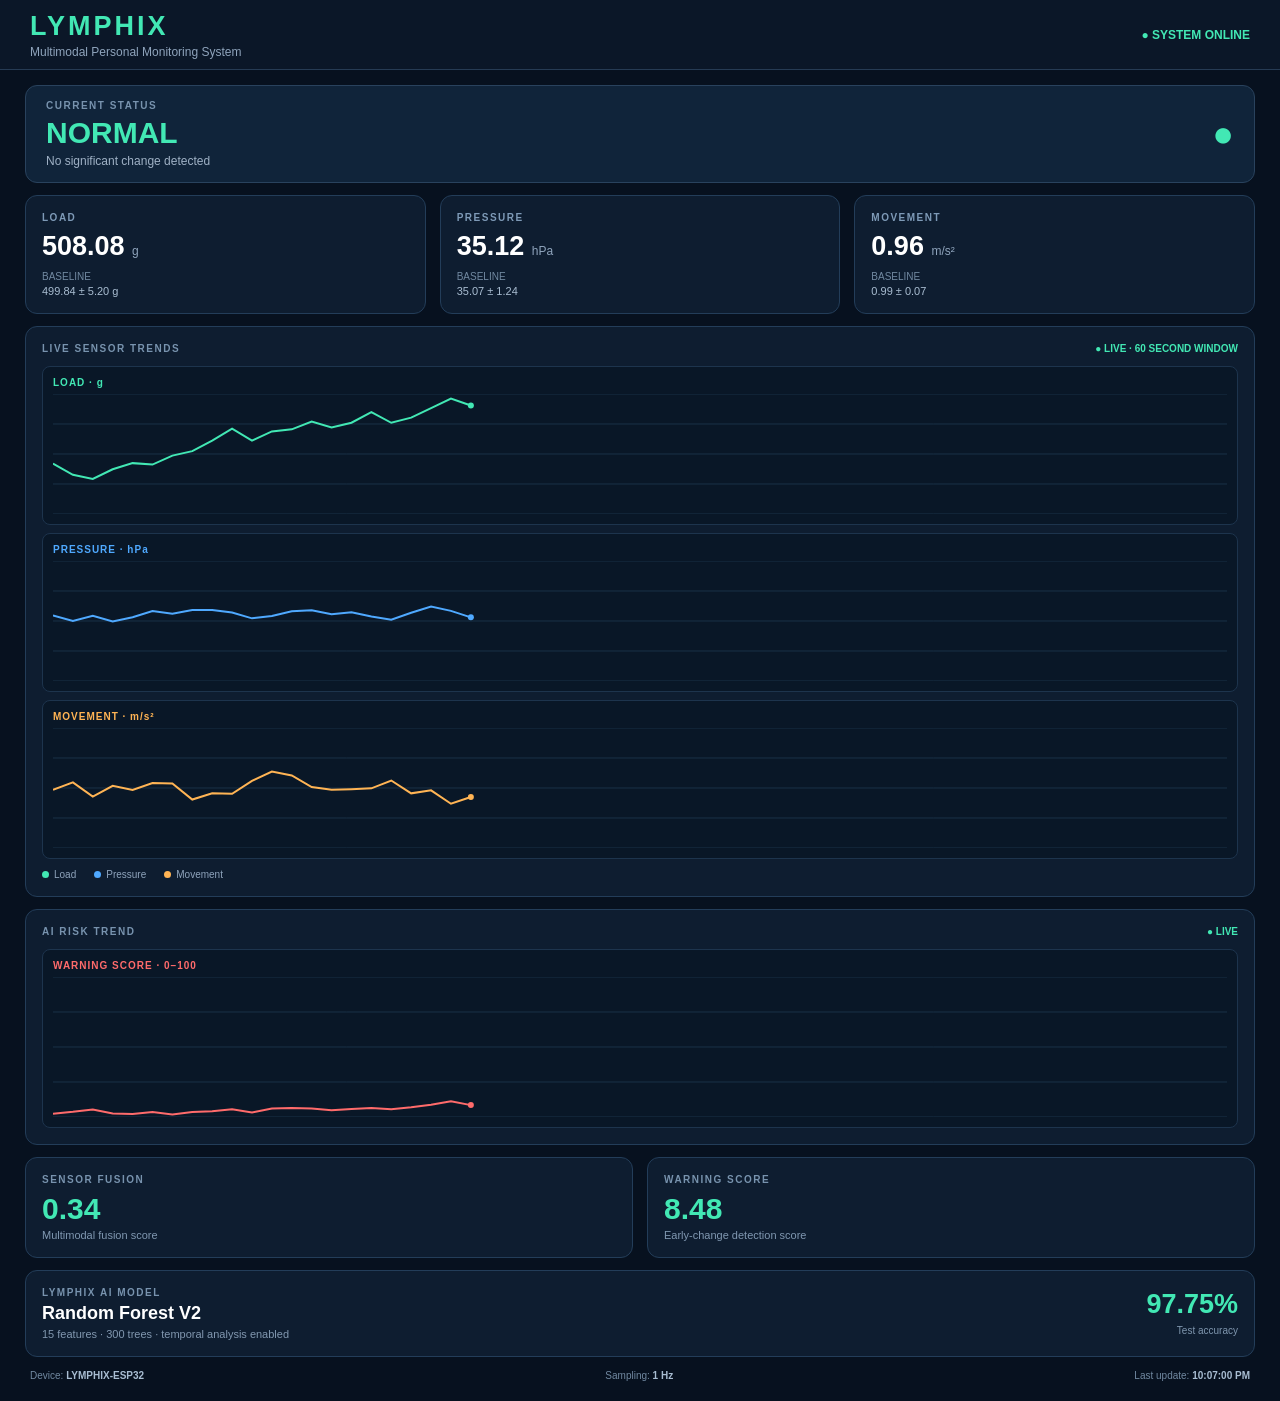
<file: LYMPHIX/documentation/dashboard/index.html>
<!DOCTYPE html>
<html lang="en">

<head>
    <meta charset="UTF-8">
    <meta name="viewport" content="width=device-width, initial-scale=1.0">

    <title>LYMPHIX Dashboard</title>

    <style>
        * {
            box-sizing: border-box;
            margin: 0;
            padding: 0;
        }

        body {
            font-family: Arial, sans-serif;
            background: #07111f;
            color: white;
            min-height: 100vh;
            overflow-x: hidden;
        }

        /* =========================
           HEADER
           ========================= */

        .topbar {
            height: 70px;
            display: flex;
            justify-content: space-between;
            align-items: center;
            padding: 12px 30px;
            background: #0b1728;
            border-bottom: 1px solid #263b54;
        }

        .brand h1 {
            color: #42e8b4;
            font-size: 27px;
            letter-spacing: 3px;
        }

        .brand p {
            color: #8fa4bc;
            margin-top: 3px;
            font-size: 12px;
        }

        .connection {
            color: #42e8b4;
            font-size: 12px;
            font-weight: bold;
        }

        /* =========================
           MAIN
           ========================= */

        .dashboard {
            width: 100%;
            max-width: 1300px;
            margin: 0 auto;
            padding: 15px 25px;
        }

        .section-label {
            color: #7893ae;
            font-size: 10px;
            font-weight: bold;
            letter-spacing: 1.5px;
        }

        /* =========================
           STATUS
           ========================= */

        .status-card {
            display: flex;
            justify-content: space-between;
            align-items: center;

            background: #10243a;
            border: 1px solid #29425d;
            border-radius: 12px;

            padding: 14px 20px;
            margin-bottom: 12px;
        }

        .status-card h2 {
            color: #42e8b4;
            font-size: 30px;
            margin-top: 5px;
        }

        .status-message {
            color: #9fb1c5;
            margin-top: 4px;
            font-size: 12px;
        }

        .status-icon {
            color: #42e8b4;
            font-size: 36px;
        }

        /* =========================
           SENSOR CARDS
           ========================= */

        .sensor-grid {
            display: flex;
            flex-direction: row;
            gap: 14px;
            width: 100%;
        }

        .sensor-card {
            flex: 1;
            min-width: 0;

            background: #0e1d30;
            border: 1px solid #233d59;
            border-radius: 12px;

            padding: 16px;
        }

        .sensor-name {
            color: #7e9ab7;
            font-size: 10px;
            font-weight: bold;
            letter-spacing: 1.5px;
        }

        .sensor-value {
            margin-top: 8px;
            font-size: 27px;
            font-weight: bold;
        }

        .unit {
            color: #8fa4bc;
            font-size: 12px;
            font-weight: normal;
        }

        .baseline {
            color: #7189a1;
            margin-top: 9px;
            font-size: 10px;
        }

        .baseline-value {
            color: #a9bdd1;
            margin-top: 3px;
            font-size: 11px;
        }

        /* =========================
           LIVE GRAPHS
           ========================= */

        .graphs-card {
            background: #0e1d30;
            border: 1px solid #233d59;
            border-radius: 12px;
            padding: 16px;
            margin-top: 12px;
        }

        .graphs-header {
            display: flex;
            justify-content: space-between;
            align-items: center;
            margin-bottom: 12px;
        }

        .live-indicator {
            color: #42e8b4;
            font-size: 10px;
            font-weight: bold;
        }

        .chart-panel {
            background: #091727;
            border: 1px solid #1d344d;
            border-radius: 8px;
            padding: 10px;
            margin-top: 8px;
        }

        .chart-title {
            font-size: 10px;
            font-weight: bold;
            letter-spacing: 1px;
            margin-bottom: 6px;
        }

        .load-title {
            color: #42e8b4;
        }

        .pressure-title {
            color: #4fa9ff;
        }

        .movement-title {
            color: #ffb454;
        }

        .warning-title {
            color: #ff6b6b;
        }

        canvas {
            width: 100%;
            height: 120px;
            display: block;
        }

        .warning-chart canvas {
            height: 140px;
        }

        /* =========================
           LEGEND
           ========================= */

        .chart-legend {
            display: flex;
            gap: 18px;
            margin-top: 10px;
            color: #8fa4bc;
            font-size: 10px;
        }

        .legend-item {
            display: flex;
            align-items: center;
            gap: 5px;
        }

        .legend-dot {
            width: 7px;
            height: 7px;
            border-radius: 50%;
        }

        .green {
            background: #42e8b4;
        }

        .blue {
            background: #4fa9ff;
        }

        .orange {
            background: #ffb454;
        }

        .red {
            background: #ff6b6b;
        }

        /* =========================
           ANALYSIS
           ========================= */

        .analysis-grid {
            display: flex;
            flex-direction: row;
            gap: 14px;
            width: 100%;
            margin-top: 12px;
        }

        .analysis-card {
            flex: 1;

            background: #0e1d30;
            border: 1px solid #233d59;
            border-radius: 12px;

            padding: 16px;
        }

        .score {
            color: #42e8b4;
            font-size: 30px;
            font-weight: bold;
            margin-top: 7px;
        }

        .description {
            color: #8098b1;
            margin-top: 3px;
            font-size: 11px;
        }

        /* =========================
           MODEL
           ========================= */

        .model-card {
            display: flex;
            justify-content: space-between;
            align-items: center;

            background: #0e1d30;
            border: 1px solid #233d59;
            border-radius: 12px;

            padding: 16px;
            margin-top: 12px;
        }

        .model-info h2 {
            margin-top: 5px;
            font-size: 18px;
        }

        .model-description {
            color: #8298b0;
            margin-top: 4px;
            font-size: 11px;
        }

        .accuracy {
            text-align: right;
        }

        .accuracy strong {
            display: block;
            color: #42e8b4;
            font-size: 27px;
        }

        .accuracy span {
            color: #7f96ae;
            font-size: 10px;
        }

        /* =========================
           FOOTER
           ========================= */

        .footer-info {
            display: flex;
            justify-content: space-between;
            align-items: center;

            margin-top: 8px;
            padding: 5px;

            color: #7189a1;
            font-size: 10px;
        }

        .footer-info strong {
            color: #a8bdd2;
        }

        /* =========================
           SMALL LAPTOP
           ========================= */

        @media (max-height: 800px) {

            .topbar {
                height: 62px;
                padding: 9px 25px;
            }

            .brand h1 {
                font-size: 24px;
            }

            .dashboard {
                padding-top: 10px;
                padding-bottom: 8px;
            }

            .status-card {
                padding: 11px 17px;
                margin-bottom: 9px;
            }

            .status-card h2 {
                font-size: 27px;
            }

            .sensor-card,
            .analysis-card,
            .model-card,
            .graphs-card {
                padding: 12px;
            }

            .sensor-grid,
            .analysis-grid {
                gap: 9px;
            }

            .analysis-grid,
            .model-card,
            .graphs-card {
                margin-top: 9px;
            }

            canvas {
                height: 100px;
            }
        }

        /* =========================
           MOBILE
           ========================= */

        @media (max-width: 800px) {

            .sensor-grid {
                flex-direction: column;
            }

            .analysis-grid {
                flex-direction: column;
            }

            .topbar {
                height: auto;
                flex-direction: column;
                align-items: flex-start;
                gap: 8px;
            }

            .model-card {
                flex-direction: column;
                align-items: flex-start;
                gap: 12px;
            }

            .accuracy {
                text-align: left;
            }

            .footer-info {
                flex-direction: column;
                align-items: flex-start;
                gap: 6px;
            }
        }
    </style>
</head>

<body>

    <!-- =========================
         HEADER
         ========================= -->

    <header class="topbar">

        <div class="brand">

            <h1>LYMPHIX</h1>

            <p>
                Multimodal Personal Monitoring System
            </p>

        </div>

        <div class="connection">
            ● SYSTEM ONLINE
        </div>

    </header>


    <!-- =========================
         MAIN DASHBOARD
         ========================= -->

    <main class="dashboard">


        <!-- CURRENT STATUS -->

        <section class="status-card">

            <div>

                <p class="section-label">
                    CURRENT STATUS
                </p>

                <h2 id="finalStatus">
                    NORMAL
                </h2>

                <p
                    class="status-message"
                    id="statusMessage">
                    No significant change detected
                </p>

            </div>

            <div class="status-icon">
                ●
            </div>

        </section>


        <!-- =========================
             SENSOR DATA
             ========================= -->

        <section class="sensor-grid">


            <!-- LOAD -->

            <div class="sensor-card">

                <p class="sensor-name">
                    LOAD
                </p>

                <div class="sensor-value">

                    <span id="loadValue">
                        499.84
                    </span>

                    <span class="unit">
                        g
                    </span>

                </div>

                <p class="baseline">
                    BASELINE
                </p>

                <p class="baseline-value">
                    499.84 ± 5.20 g
                </p>

            </div>


            <!-- PRESSURE -->

            <div class="sensor-card">

                <p class="sensor-name">
                    PRESSURE
                </p>

                <div class="sensor-value">

                    <span id="pressureValue">
                        35.07
                    </span>

                    <span class="unit">
                        hPa
                    </span>

                </div>

                <p class="baseline">
                    BASELINE
                </p>

                <p class="baseline-value">
                    35.07 ± 1.24
                </p>

            </div>


            <!-- MOVEMENT -->

            <div class="sensor-card">

                <p class="sensor-name">
                    MOVEMENT
                </p>

                <div class="sensor-value">

                    <span id="movementValue">
                        0.99
                    </span>

                    <span class="unit">
                        m/s²
                    </span>

                </div>

                <p class="baseline">
                    BASELINE
                </p>

                <p class="baseline-value">
                    0.99 ± 0.07
                </p>

            </div>

        </section>


        <!-- =========================
             LIVE SENSOR GRAPHS
             ========================= -->

        <section class="graphs-card">

            <div class="graphs-header">

                <div>
                    <p class="section-label">
                        LIVE SENSOR TRENDS
                    </p>
                </div>

                <div class="live-indicator">
                    ● LIVE · 60 SECOND WINDOW
                </div>

            </div>


            <!-- LOAD GRAPH -->

            <div class="chart-panel">

                <div class="chart-title load-title">
                    LOAD · g
                </div>

                <canvas id="loadChart"></canvas>

            </div>


            <!-- PRESSURE GRAPH -->

            <div class="chart-panel">

                <div class="chart-title pressure-title">
                    PRESSURE · hPa
                </div>

                <canvas id="pressureChart"></canvas>

            </div>


            <!-- MOVEMENT GRAPH -->

            <div class="chart-panel">

                <div class="chart-title movement-title">
                    MOVEMENT · m/s²
                </div>

                <canvas id="movementChart"></canvas>

            </div>


            <div class="chart-legend">

                <div class="legend-item">
                    <span class="legend-dot green"></span>
                    Load
                </div>

                <div class="legend-item">
                    <span class="legend-dot blue"></span>
                    Pressure
                </div>

                <div class="legend-item">
                    <span class="legend-dot orange"></span>
                    Movement
                </div>

            </div>

        </section>


        <!-- =========================
             AI TREND
             ========================= -->

        <section class="graphs-card warning-chart">

            <div class="graphs-header">

                <div>
                    <p class="section-label">
                        AI RISK TREND
                    </p>
                </div>

                <div class="live-indicator">
                    ● LIVE
                </div>

            </div>

            <div class="chart-panel">

                <div class="chart-title warning-title">
                    WARNING SCORE · 0–100
                </div>

                <canvas id="warningChart"></canvas>

            </div>

        </section>


        <!-- =========================
             SENSOR FUSION / WARNING
             ========================= -->

        <section class="analysis-grid">


            <!-- SENSOR FUSION -->

            <div class="analysis-card">

                <p class="section-label">
                    SENSOR FUSION
                </p>

                <div
                    class="score"
                    id="fusionScore">
                    0.38
                </div>

                <p class="description">
                    Multimodal fusion score
                </p>

            </div>


            <!-- WARNING SCORE -->

            <div class="analysis-card">

                <p class="section-label">
                    WARNING SCORE
                </p>

                <div
                    class="score"
                    id="warningScore">
                    9.56
                </div>

                <p class="description">
                    Early-change detection score
                </p>

            </div>

        </section>


        <!-- =========================
             AI MODEL
             ========================= -->

        <section class="model-card">

            <div class="model-info">

                <p class="section-label">
                    LYMPHIX AI MODEL
                </p>

                <h2>
                    Random Forest V2
                </h2>

                <p class="model-description">
                    15 features · 300 trees · temporal analysis enabled
                </p>

            </div>

            <div class="accuracy">

                <strong>
                    97.75%
                </strong>

                <span>
                    Test accuracy
                </span>

            </div>

        </section>


        <!-- =========================
             FOOTER
             ========================= -->

        <section class="footer-info">

            <div>
                Device:
                <strong>
                    LYMPHIX-ESP32
                </strong>
            </div>

            <div>
                Sampling:
                <strong>
                    1 Hz
                </strong>
            </div>

            <div id="lastUpdate">
                Last update:
                <strong>
                    --:--:--
                </strong>
            </div>

        </section>


    </main>


    <!-- =========================
         JAVASCRIPT
         ========================= -->

    <script src="app.js"></script>

</body>

</html>
</file>
